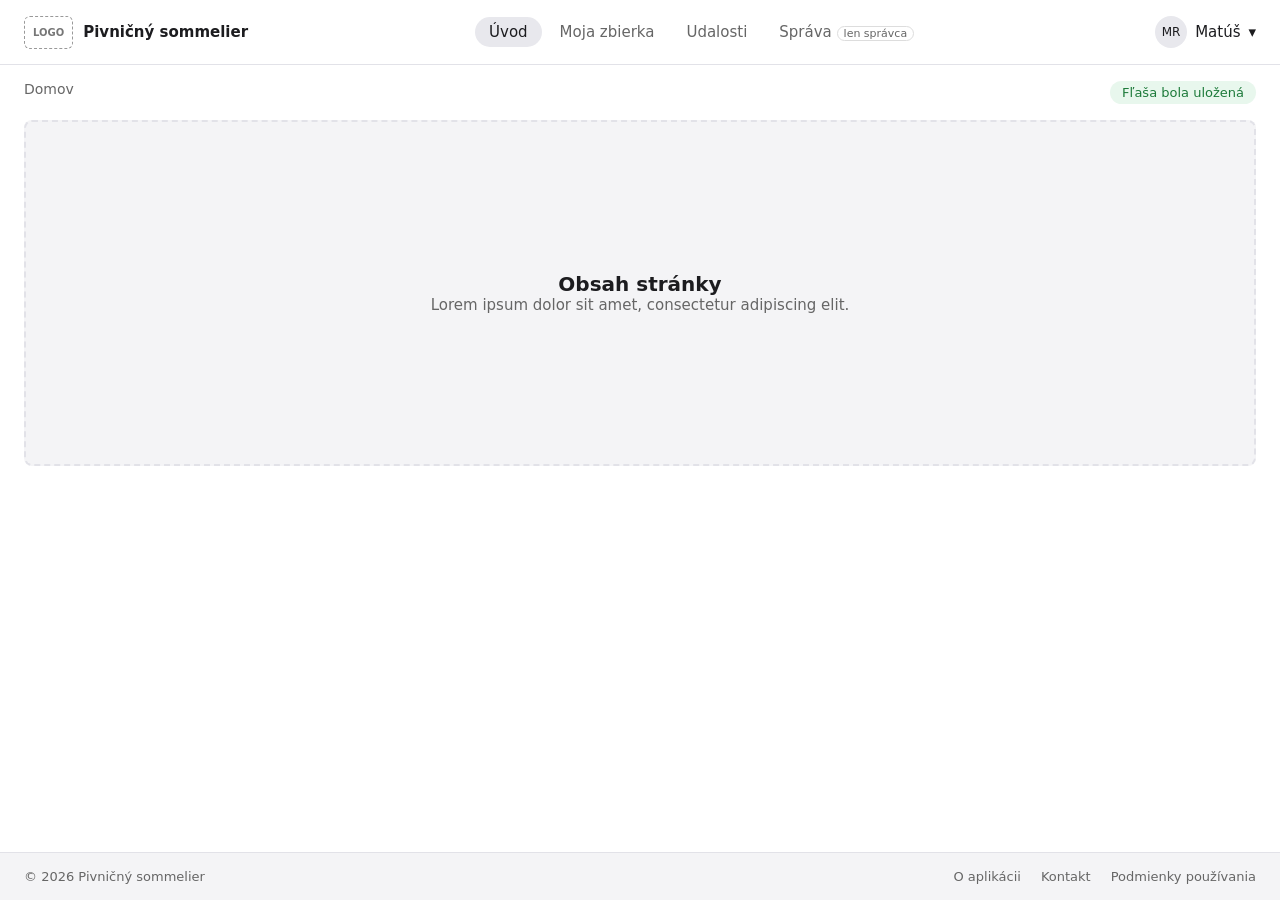
<file: html/index.html>
<!DOCTYPE html>
<html lang="sk">
<head>
  <meta charset="UTF-8">
  <meta name="viewport" content="width=device-width, initial-scale=1">
  <title>Úvod | Pivničný sommelier</title>
  <link rel="stylesheet" href="css/style.css">
</head>
<body>

  <header class="site-header">
    <div class="container header-inner">
      <a class="brand" href="index.html">
        <span class="brand-logo" aria-hidden="true">LOGO</span>
        <span>Pivničný sommelier</span>
      </a>

      <input type="checkbox" id="nav-toggle" class="toggle-input" aria-label="Menu">
      <label for="nav-toggle" class="nav-toggle">&#9776;</label>

      <nav class="main-nav" aria-label="Hlavné menu">
        <ul>
          <li><a href="index.html" aria-current="page">Úvod</a></li>
          <li><a href="zbierka.html">Moja zbierka</a></li>
          <li><a href="#">Udalosti</a></li>
          <li><a href="#">Správa <span class="badge">len správca</span></a></li>
        </ul>
      </nav>

      <details class="account">
        <summary>
          <span class="avatar" aria-hidden="true">MR</span>
          <span class="account-name">Matúš</span>
          <span class="chevron" aria-hidden="true">&#9662;</span>
        </summary>
        <ul class="dropdown">
          <li><a href="#">Môj profil</a></li>
          <li class="separator" aria-hidden="true"></li>
          <li><a href="#" class="danger">Odhlásiť sa</a></li>
        </ul>
      </details>
    </div>
  </header>

  <main class="site-main">
    <div class="container">
      <div class="subbar">
        <nav class="breadcrumbs" aria-label="Omrvinková navigácia">
          <ol>
            <li><span aria-current="page">Domov</span></li>
          </ol>
        </nav>
        <p class="flash" role="status">Fľaša bola uložená</p>
      </div>

      <section class="placeholder">
        <h1>Obsah stránky</h1>
        <p>Lorem ipsum dolor sit amet, consectetur adipiscing elit.</p>
      </section>
    </div>
  </main>

  <footer class="site-footer">
    <div class="container footer-inner">
      <p>&copy; 2026 Pivničný sommelier</p>
      <nav aria-label="Doplnkové odkazy">
        <ul>
          <li><a href="#">O aplikácii</a></li>
          <li><a href="#">Kontakt</a></li>
          <li><a href="#">Podmienky používania</a></li>
        </ul>
      </nav>
    </div>
  </footer>

</body>
</html>
</file>
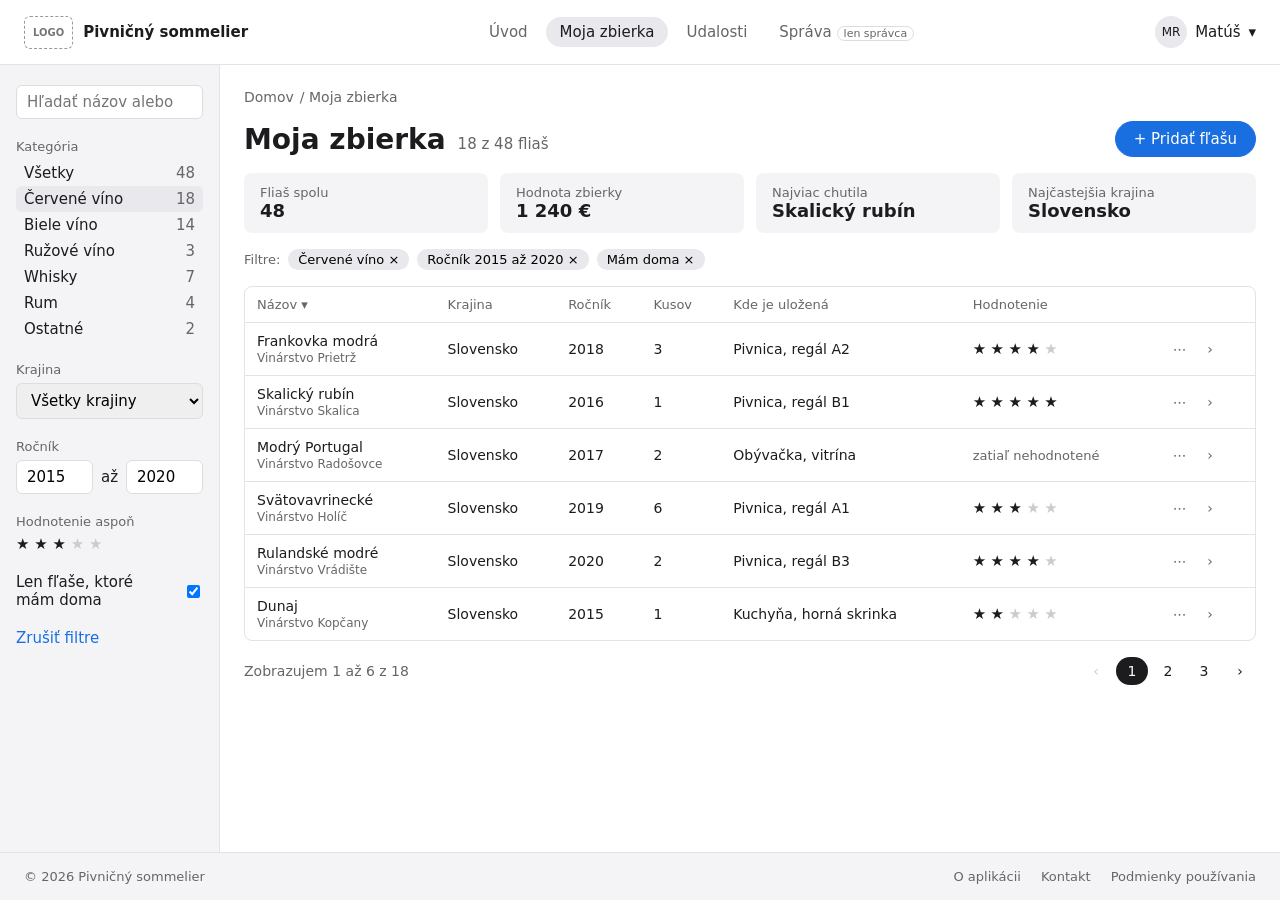
<file: html/zbierka.html>
<!DOCTYPE html>
<html lang="sk">
<head>
  <meta charset="UTF-8">
  <meta name="viewport" content="width=device-width, initial-scale=1">
  <title>Moja zbierka | Pivničný sommelier</title>
  <link rel="stylesheet" href="css/style.css">
</head>
<body>

  <header class="site-header">
    <div class="container header-inner">
      <a class="brand" href="index.html">
        <span class="brand-logo" aria-hidden="true">LOGO</span>
        <span>Pivničný sommelier</span>
      </a>

      <input type="checkbox" id="nav-toggle" class="toggle-input" aria-label="Menu">
      <label for="nav-toggle" class="nav-toggle">&#9776;</label>

      <nav class="main-nav" aria-label="Hlavné menu">
        <ul>
          <li><a href="index.html">Úvod</a></li>
          <li><a href="zbierka.html" aria-current="page">Moja zbierka</a></li>
          <li><a href="#">Udalosti</a></li>
          <li><a href="#">Správa <span class="badge">len správca</span></a></li>
        </ul>
      </nav>

      <details class="account">
        <summary>
          <span class="avatar" aria-hidden="true">MR</span>
          <span class="account-name">Matúš</span>
          <span class="chevron" aria-hidden="true">&#9662;</span>
        </summary>
        <ul class="dropdown">
          <li><a href="#">Môj profil</a></li>
          <li class="separator" aria-hidden="true"></li>
          <li><a href="#" class="danger">Odhlásiť sa</a></li>
        </ul>
      </details>
    </div>
  </header>

  <main class="site-main site-main--app">
    <div class="collection-layout">

      <input type="checkbox" id="filters-toggle" class="toggle-input">
      <label for="filters-toggle" class="filters-toggle btn">Filtre (3)</label>

      <aside class="filters" aria-label="Filtre zbierky">
        <form role="search" action="#">
          <label for="search" class="visually-hidden">Hľadať názov alebo výrobcu</label>
          <input type="search" id="search" class="input" placeholder="Hľadať názov alebo výrobcu">
        </form>

        <section class="filter-group">
          <h2>Kategória</h2>
          <ul class="category-list">
            <li><a href="#">Všetky <span class="count">48</span></a></li>
            <li><a href="#" aria-current="true">Červené víno <span class="count">18</span></a></li>
            <li><a href="#">Biele víno <span class="count">14</span></a></li>
            <li><a href="#">Ružové víno <span class="count">3</span></a></li>
            <li><a href="#">Whisky <span class="count">7</span></a></li>
            <li><a href="#">Rum <span class="count">4</span></a></li>
            <li><a href="#">Ostatné <span class="count">2</span></a></li>
          </ul>
        </section>

        <section class="filter-group">
          <h2><label for="country">Krajina</label></h2>
          <select id="country" class="select">
            <option>Všetky krajiny</option>
            <option>Slovensko</option>
            <option>Francúzsko</option>
            <option>Španielsko</option>
            <option>Taliansko</option>
          </select>
        </section>

        <section class="filter-group">
          <h2>Ročník</h2>
          <div class="year-range">
            <label for="year-from" class="visually-hidden">Ročník od</label>
            <input type="number" id="year-from" class="input" value="2015" min="1900" max="2026">
            <span>až</span>
            <label for="year-to" class="visually-hidden">Ročník do</label>
            <input type="number" id="year-to" class="input" value="2020" min="1900" max="2026">
          </div>
        </section>

        <section class="filter-group">
          <h2>Hodnotenie aspoň</h2>
          <div class="rating" role="group" aria-label="Minimálne hodnotenie 3 z 5">
            <button type="button" class="is-on" aria-label="1 hviezdička">&#9733;</button>
            <button type="button" class="is-on" aria-label="2 hviezdičky">&#9733;</button>
            <button type="button" class="is-on" aria-label="3 hviezdičky">&#9733;</button>
            <button type="button" aria-label="4 hviezdičky">&#9733;</button>
            <button type="button" aria-label="5 hviezdičiek">&#9733;</button>
          </div>
        </section>

        <label class="switch">
          Len fľaše, ktoré mám doma
          <input type="checkbox" checked>
        </label>

        <button type="button" class="btn-link filters-reset">Zrušiť filtre</button>
      </aside>

      <section class="collection" aria-labelledby="collection-title">
        <nav class="breadcrumbs" aria-label="Omrvinková navigácia">
          <ol>
            <li><a href="index.html">Domov</a></li>
            <li><span aria-current="page">Moja zbierka</span></li>
          </ol>
        </nav>

        <div class="page-head">
          <div class="page-title">
            <h1 id="collection-title">Moja zbierka</h1>
            <p>18 z 48 fliaš</p>
          </div>
          <a href="#" class="btn btn-primary">+ Pridať fľašu</a>
        </div>

        <dl class="stats">
          <div class="stat">
            <dt>Fliaš spolu</dt>
            <dd>48</dd>
          </div>
          <div class="stat">
            <dt>Hodnota zbierky</dt>
            <dd>1 240 €</dd>
          </div>
          <div class="stat">
            <dt>Najviac chutila</dt>
            <dd>Skalický rubín</dd>
          </div>
          <div class="stat">
            <dt>Najčastejšia krajina</dt>
            <dd>Slovensko</dd>
          </div>
        </dl>

        <div class="chips">
          <span>Filtre:</span>
          <button type="button" class="chip" aria-label="Zrušiť filter Červené víno">Červené víno <span aria-hidden="true">&times;</span></button>
          <button type="button" class="chip" aria-label="Zrušiť filter Ročník 2015 až 2020">Ročník 2015 až 2020 <span aria-hidden="true">&times;</span></button>
          <button type="button" class="chip" aria-label="Zrušiť filter Mám doma">Mám doma <span aria-hidden="true">&times;</span></button>
        </div>

        <div class="table-wrap">
          <table class="bottle-table">
            <caption class="visually-hidden">Zoznam fliaš v zbierke</caption>
            <thead>
              <tr>
                <th scope="col"><button type="button">Názov &#9662;</button></th>
                <th scope="col" class="col-category"><button type="button">Kategória</button></th>
                <th scope="col"><button type="button">Krajina</button></th>
                <th scope="col"><button type="button">Ročník</button></th>
                <th scope="col"><button type="button">Kusov</button></th>
                <th scope="col">Kde je uložená</th>
                <th scope="col"><button type="button">Hodnotenie</button></th>
                <th scope="col"><span class="visually-hidden">Akcie</span></th>
              </tr>
            </thead>
            <tbody>
              <tr>
                <td>
                  <a href="#" class="bottle-name">Frankovka modrá</a>
                  <span class="bottle-producer">Vinárstvo Prietrž</span>
                </td>
                <td class="col-category" data-label="Kategória">Červené víno</td>
                <td data-label="Krajina">Slovensko</td>
                <td data-label="Ročník">2018</td>
                <td data-label="Kusov">3</td>
                <td data-label="Kde je uložená">Pivnica, regál A2</td>
                <td data-label="Hodnotenie">
                  <div class="rating" role="group" aria-label="Hodnotenie 4 z 5">
                    <button type="button" class="is-on" aria-label="1 hviezdička">&#9733;</button>
                    <button type="button" class="is-on" aria-label="2 hviezdičky">&#9733;</button>
                    <button type="button" class="is-on" aria-label="3 hviezdičky">&#9733;</button>
                    <button type="button" class="is-on" aria-label="4 hviezdičky">&#9733;</button>
                    <button type="button" aria-label="5 hviezdičiek">&#9733;</button>
                  </div>
                </td>
                <td class="cell-actions">
                  <details class="row-menu" name="row-menu">
                    <summary aria-label="Akcie pre fľašu Frankovka modrá">&#8943;</summary>
                    <ul class="dropdown">
                      <li><a href="#">Upraviť</a></li>
                      <li><a href="#">Pridať poznámku</a></li>
                      <li><a href="#">Pridať na udalosť</a></li>
                      <li class="separator" aria-hidden="true"></li>
                      <li><button type="button" class="danger">Odstrániť</button></li>
                    </ul>
                  </details>
                  <a href="#" class="row-open" aria-label="Otvoriť detail fľaše Frankovka modrá">&#8250;</a>
                </td>
              </tr>
              <tr>
                <td>
                  <a href="#" class="bottle-name">Skalický rubín</a>
                  <span class="bottle-producer">Vinárstvo Skalica</span>
                </td>
                <td class="col-category" data-label="Kategória">Červené víno</td>
                <td data-label="Krajina">Slovensko</td>
                <td data-label="Ročník">2016</td>
                <td data-label="Kusov">1</td>
                <td data-label="Kde je uložená">Pivnica, regál B1</td>
                <td data-label="Hodnotenie">
                  <div class="rating" role="group" aria-label="Hodnotenie 5 z 5">
                    <button type="button" class="is-on" aria-label="1 hviezdička">&#9733;</button>
                    <button type="button" class="is-on" aria-label="2 hviezdičky">&#9733;</button>
                    <button type="button" class="is-on" aria-label="3 hviezdičky">&#9733;</button>
                    <button type="button" class="is-on" aria-label="4 hviezdičky">&#9733;</button>
                    <button type="button" class="is-on" aria-label="5 hviezdičiek">&#9733;</button>
                  </div>
                </td>
                <td class="cell-actions">
                  <details class="row-menu" name="row-menu">
                    <summary aria-label="Akcie pre fľašu Skalický rubín">&#8943;</summary>
                    <ul class="dropdown">
                      <li><a href="#">Upraviť</a></li>
                      <li><a href="#">Pridať poznámku</a></li>
                      <li><a href="#">Pridať na udalosť</a></li>
                      <li class="separator" aria-hidden="true"></li>
                      <li><button type="button" class="danger">Odstrániť</button></li>
                    </ul>
                  </details>
                  <a href="#" class="row-open" aria-label="Otvoriť detail fľaše Skalický rubín">&#8250;</a>
                </td>
              </tr>
              <tr>
                <td>
                  <a href="#" class="bottle-name">Modrý Portugal</a>
                  <span class="bottle-producer">Vinárstvo Radošovce</span>
                </td>
                <td class="col-category" data-label="Kategória">Červené víno</td>
                <td data-label="Krajina">Slovensko</td>
                <td data-label="Ročník">2017</td>
                <td data-label="Kusov">2</td>
                <td data-label="Kde je uložená">Obývačka, vitrína</td>
                <td data-label="Hodnotenie">
                  <span class="rating-empty">zatiaľ nehodnotené</span>
                </td>
                <td class="cell-actions">
                  <details class="row-menu" name="row-menu">
                    <summary aria-label="Akcie pre fľašu Modrý Portugal">&#8943;</summary>
                    <ul class="dropdown">
                      <li><a href="#">Upraviť</a></li>
                      <li><a href="#">Pridať poznámku</a></li>
                      <li><a href="#">Pridať na udalosť</a></li>
                      <li class="separator" aria-hidden="true"></li>
                      <li><button type="button" class="danger">Odstrániť</button></li>
                    </ul>
                  </details>
                  <a href="#" class="row-open" aria-label="Otvoriť detail fľaše Modrý Portugal">&#8250;</a>
                </td>
              </tr>
              <tr>
                <td>
                  <a href="#" class="bottle-name">Svätovavrinecké</a>
                  <span class="bottle-producer">Vinárstvo Holíč</span>
                </td>
                <td class="col-category" data-label="Kategória">Červené víno</td>
                <td data-label="Krajina">Slovensko</td>
                <td data-label="Ročník">2019</td>
                <td data-label="Kusov">6</td>
                <td data-label="Kde je uložená">Pivnica, regál A1</td>
                <td data-label="Hodnotenie">
                  <div class="rating" role="group" aria-label="Hodnotenie 3 z 5">
                    <button type="button" class="is-on" aria-label="1 hviezdička">&#9733;</button>
                    <button type="button" class="is-on" aria-label="2 hviezdičky">&#9733;</button>
                    <button type="button" class="is-on" aria-label="3 hviezdičky">&#9733;</button>
                    <button type="button" aria-label="4 hviezdičky">&#9733;</button>
                    <button type="button" aria-label="5 hviezdičiek">&#9733;</button>
                  </div>
                </td>
                <td class="cell-actions">
                  <details class="row-menu" name="row-menu">
                    <summary aria-label="Akcie pre fľašu Svätovavrinecké">&#8943;</summary>
                    <ul class="dropdown">
                      <li><a href="#">Upraviť</a></li>
                      <li><a href="#">Pridať poznámku</a></li>
                      <li><a href="#">Pridať na udalosť</a></li>
                      <li class="separator" aria-hidden="true"></li>
                      <li><button type="button" class="danger">Odstrániť</button></li>
                    </ul>
                  </details>
                  <a href="#" class="row-open" aria-label="Otvoriť detail fľaše Svätovavrinecké">&#8250;</a>
                </td>
              </tr>
              <tr>
                <td>
                  <a href="#" class="bottle-name">Rulandské modré</a>
                  <span class="bottle-producer">Vinárstvo Vrádište</span>
                </td>
                <td class="col-category" data-label="Kategória">Červené víno</td>
                <td data-label="Krajina">Slovensko</td>
                <td data-label="Ročník">2020</td>
                <td data-label="Kusov">2</td>
                <td data-label="Kde je uložená">Pivnica, regál B3</td>
                <td data-label="Hodnotenie">
                  <div class="rating" role="group" aria-label="Hodnotenie 4 z 5">
                    <button type="button" class="is-on" aria-label="1 hviezdička">&#9733;</button>
                    <button type="button" class="is-on" aria-label="2 hviezdičky">&#9733;</button>
                    <button type="button" class="is-on" aria-label="3 hviezdičky">&#9733;</button>
                    <button type="button" class="is-on" aria-label="4 hviezdičky">&#9733;</button>
                    <button type="button" aria-label="5 hviezdičiek">&#9733;</button>
                  </div>
                </td>
                <td class="cell-actions">
                  <details class="row-menu" name="row-menu">
                    <summary aria-label="Akcie pre fľašu Rulandské modré">&#8943;</summary>
                    <ul class="dropdown">
                      <li><a href="#">Upraviť</a></li>
                      <li><a href="#">Pridať poznámku</a></li>
                      <li><a href="#">Pridať na udalosť</a></li>
                      <li class="separator" aria-hidden="true"></li>
                      <li><button type="button" class="danger">Odstrániť</button></li>
                    </ul>
                  </details>
                  <a href="#" class="row-open" aria-label="Otvoriť detail fľaše Rulandské modré">&#8250;</a>
                </td>
              </tr>
              <tr>
                <td>
                  <a href="#" class="bottle-name">Dunaj</a>
                  <span class="bottle-producer">Vinárstvo Kopčany</span>
                </td>
                <td class="col-category" data-label="Kategória">Červené víno</td>
                <td data-label="Krajina">Slovensko</td>
                <td data-label="Ročník">2015</td>
                <td data-label="Kusov">1</td>
                <td data-label="Kde je uložená">Kuchyňa, horná skrinka</td>
                <td data-label="Hodnotenie">
                  <div class="rating" role="group" aria-label="Hodnotenie 2 z 5">
                    <button type="button" class="is-on" aria-label="1 hviezdička">&#9733;</button>
                    <button type="button" class="is-on" aria-label="2 hviezdičky">&#9733;</button>
                    <button type="button" aria-label="3 hviezdičky">&#9733;</button>
                    <button type="button" aria-label="4 hviezdičky">&#9733;</button>
                    <button type="button" aria-label="5 hviezdičiek">&#9733;</button>
                  </div>
                </td>
                <td class="cell-actions">
                  <details class="row-menu" name="row-menu">
                    <summary aria-label="Akcie pre fľašu Dunaj">&#8943;</summary>
                    <ul class="dropdown">
                      <li><a href="#">Upraviť</a></li>
                      <li><a href="#">Pridať poznámku</a></li>
                      <li><a href="#">Pridať na udalosť</a></li>
                      <li class="separator" aria-hidden="true"></li>
                      <li><button type="button" class="danger">Odstrániť</button></li>
                    </ul>
                  </details>
                  <a href="#" class="row-open" aria-label="Otvoriť detail fľaše Dunaj">&#8250;</a>
                </td>
              </tr>
            </tbody>
          </table>
        </div>

        <div class="pager">
          <p>Zobrazujem 1 až 6 z 18</p>
          <nav aria-label="Stránkovanie">
            <ul>
              <li><a aria-disabled="true" aria-label="Predchádzajúca strana">&#8249;</a></li>
              <li><a href="#" aria-current="page">1</a></li>
              <li><a href="#">2</a></li>
              <li><a href="#">3</a></li>
              <li><a href="#" aria-label="Nasledujúca strana">&#8250;</a></li>
            </ul>
          </nav>
        </div>
      </section>

    </div>
  </main>

  <footer class="site-footer">
    <div class="container footer-inner">
      <p>&copy; 2026 Pivničný sommelier</p>
      <nav aria-label="Doplnkové odkazy">
        <ul>
          <li><a href="#">O aplikácii</a></li>
          <li><a href="#">Kontakt</a></li>
          <li><a href="#">Podmienky používania</a></li>
        </ul>
      </nav>
    </div>
  </footer>

</body>
</html>
</file>
<file: html/css/style.css>
* {
  box-sizing: border-box;
}

body {
  margin: 0;
  min-height: 100vh;
  display: flex;
  flex-direction: column;
  font-family: system-ui, "Segoe UI", Arial, sans-serif;
  font-size: 15px;
  color: #1c1c1f;
  background: #fff;
}

a {
  color: inherit;
  text-decoration: none;
}

button,
input,
select {
  font: inherit;
}

button {
  cursor: pointer;
}

ul,
ol {
  margin: 0;
  padding: 0;
  list-style: none;
}

h1,
h2,
p,
dl,
dd {
  margin: 0;
}

summary {
  list-style: none;
  cursor: pointer;
}

summary::-webkit-details-marker {
  display: none;
}

.visually-hidden {
  position: absolute;
  width: 1px;
  height: 1px;
  overflow: hidden;
  clip: rect(0 0 0 0);
}

.container {
  max-width: 1280px;
  margin: 0 auto;
  padding: 0 24px;
}

/* Header */
.site-header {
  border-bottom: 1px solid #e2e2e8;
}

.header-inner {
  display: flex;
  align-items: center;
  gap: 16px;
  min-height: 64px;
}

.brand {
  display: flex;
  align-items: center;
  gap: 10px;
  font-weight: 600;
}

.brand-logo {
  padding: 10px 8px;
  border: 1px dashed #999;
  border-radius: 6px;
  font-size: 10px;
  color: #777;
}

.main-nav {
  flex: 1;
}

.main-nav ul {
  display: flex;
  justify-content: center;
  gap: 4px;
}

.main-nav a {
  display: block;
  padding: 6px 14px;
  border-radius: 20px;
  color: #666;
}

.main-nav a:hover {
  color: #1c1c1f;
}

.main-nav a[aria-current] {
  background: #e8e8ed;
  color: #1c1c1f;
}

.badge {
  padding: 0 6px;
  border: 1px solid #ddd;
  border-radius: 10px;
  font-size: 11px;
}

/* CSS-only toggles (mobile menu, filters) */
.toggle-input {
  display: none;
  position: absolute;
  opacity: 0;
}

.nav-toggle {
  display: none;
  font-size: 24px;
  cursor: pointer;
}

/* Dropdowns */
.account,
.row-menu {
  position: relative;
}

.account summary {
  display: flex;
  align-items: center;
  gap: 8px;
}

.avatar {
  width: 32px;
  height: 32px;
  line-height: 32px;
  text-align: center;
  border-radius: 50%;
  background: #e8e8ed;
  font-size: 12px;
}

.dropdown {
  position: absolute;
  right: 0;
  top: 100%;
  z-index: 10;
  min-width: 170px;
  padding: 6px;
  background: #fff;
  border: 1px solid #ddd;
  border-radius: 8px;
  box-shadow: 0 4px 12px rgba(0, 0, 0, 0.15);
}

.dropdown a,
.dropdown button {
  display: block;
  width: 100%;
  padding: 6px 10px;
  border: 0;
  background: none;
  text-align: left;
}

.dropdown a:hover,
.dropdown button:hover {
  background: #f0f0f3;
}

.separator {
  margin: 4px 0;
  border-top: 1px solid #ddd;
}

.danger {
  color: #d0312d;
}

/* Breadcrumbs */
.subbar {
  display: flex;
  flex-wrap: wrap;
  justify-content: space-between;
  gap: 8px;
  padding: 16px 0;
}

.breadcrumbs ol {
  display: flex;
  gap: 6px;
  font-size: 14px;
  color: #666;
}

.breadcrumbs li + li::before {
  content: "/ ";
}

.flash {
  padding: 4px 12px;
  border-radius: 20px;
  background: #e8f7ed;
  color: #1d7a3a;
  font-size: 13px;
}

/* Main + footer */
.site-main {
  flex: 1;
  padding-bottom: 32px;
}

.placeholder {
  padding: 150px 20px;
  text-align: center;
  background: #f4f4f6;
  border: 2px dashed #e2e2e8;
  border-radius: 8px;
}

.placeholder h1 {
  font-size: 20px;
}

.placeholder p {
  color: #666;
}

.site-footer {
  background: #f4f4f6;
  border-top: 1px solid #e2e2e8;
  font-size: 13px;
  color: #666;
}

.footer-inner {
  display: flex;
  flex-wrap: wrap;
  justify-content: space-between;
  gap: 8px 24px;
  padding-top: 16px;
  padding-bottom: 16px;
}

.footer-inner ul {
  display: flex;
  gap: 20px;
}

/* Buttons + forms */
.btn {
  display: inline-block;
  padding: 8px 18px;
  border: 1px solid #ddd;
  border-radius: 20px;
  background: #fff;
  cursor: pointer;
}

.btn-primary {
  background: #1a6fe0;
  border-color: #1a6fe0;
  color: #fff;
}

.btn-link {
  padding: 0;
  border: 0;
  background: none;
  color: #1a6fe0;
}

.input,
.select {
  width: 100%;
  padding: 7px 10px;
  border: 1px solid #ddd;
  border-radius: 6px;
}

.rating {
  display: inline-block;
}

.rating button {
  padding: 0;
  border: 0;
  background: none;
  font-size: 15px;
  color: #ccc;
}

.rating .is-on {
  color: #1c1c1f;
}

.rating-empty {
  font-size: 13px;
  color: #666;
}

/* Collection page */
.site-main--app {
  display: flex;
  padding-bottom: 0;
}

.collection-layout {
  flex: 1;
  display: flex;
}

.filters-toggle {
  display: none;
}

.filters {
  width: 220px;
  flex-shrink: 0;
  padding: 20px 16px;
  background: #f4f4f6;
  border-right: 1px solid #e2e2e8;
}

.filter-group,
.switch,
.filters-reset {
  margin-top: 20px;
}

.filters h2 {
  margin-bottom: 6px;
  font-size: 13px;
  font-weight: normal;
  color: #666;
}

.category-list a {
  display: flex;
  justify-content: space-between;
  padding: 4px 8px;
  border-radius: 6px;
}

.category-list a[aria-current] {
  background: #e8e8ed;
}

.count {
  color: #666;
}

.year-range,
.switch {
  display: flex;
  align-items: center;
  gap: 8px;
}

.collection {
  flex: 1;
  min-width: 0;
  padding: 24px;
}

.page-head {
  display: flex;
  flex-wrap: wrap;
  justify-content: space-between;
  align-items: center;
  gap: 12px;
  margin: 16px 0;
}

.page-title {
  display: flex;
  align-items: baseline;
  gap: 12px;
}

.page-title h1 {
  font-size: 28px;
}

.page-title p,
.stat dt,
.chips,
.bottle-producer {
  color: #666;
}

.stats {
  display: grid;
  grid-template-columns: repeat(4, 1fr);
  gap: 12px;
}

.stat {
  padding: 12px 16px;
  background: #f4f4f6;
  border-radius: 8px;
}

.stat dt {
  font-size: 13px;
}

.stat dd {
  font-size: 18px;
  font-weight: 600;
}

.chips {
  display: flex;
  flex-wrap: wrap;
  align-items: center;
  gap: 8px;
  margin: 16px 0;
  font-size: 13px;
}

.chip {
  padding: 3px 10px;
  border: 0;
  border-radius: 20px;
  background: #e8e8ed;
  font-size: 13px;
}

/* Table */
.table-wrap {
  border: 1px solid #e2e2e8;
  border-radius: 8px;
}

.bottle-table {
  width: 100%;
  border-collapse: collapse;
  font-size: 14px;
}

.bottle-table th,
.bottle-table td {
  padding: 10px 12px;
  text-align: left;
}

.bottle-table th {
  font-size: 13px;
  font-weight: normal;
  color: #666;
}

.bottle-table th button {
  padding: 0;
  border: 0;
  background: none;
  color: inherit;
}

.bottle-table td {
  border-top: 1px solid #e2e2e8;
}

.bottle-name {
  display: block;
  font-weight: 500;
}

.bottle-producer {
  font-size: 12px;
}

.cell-actions {
  text-align: right;
  white-space: nowrap;
}

.row-menu {
  display: inline-block;
}

.row-menu summary,
.row-open {
  padding: 4px 8px;
  color: #666;
}

/* Pagination */
.pager {
  display: flex;
  flex-wrap: wrap;
  justify-content: space-between;
  align-items: center;
  gap: 12px;
  margin-top: 16px;
  font-size: 14px;
  color: #666;
}

.pager ul {
  display: flex;
  gap: 4px;
}

.pager a {
  display: block;
  min-width: 32px;
  padding: 6px;
  text-align: center;
  border-radius: 16px;
  color: #1c1c1f;
}

.pager a[aria-current] {
  background: #1c1c1f;
  color: #fff;
}

.pager a[aria-disabled] {
  color: #ccc;
}

/* Responsive */
@media (max-width: 1280px) {
  .col-category {
    display: none;
  }
}

@media (max-width: 1100px) {
  .collection-layout {
    flex-direction: column;
  }

  #filters-toggle {
    display: block;
  }

  .filters-toggle {
    display: inline-block;
    align-self: flex-start;
    margin: 16px 24px 0;
  }

  .filters {
    display: none;
    width: auto;
    margin: 12px 24px 0;
    border: 1px solid #e2e2e8;
    border-radius: 8px;
  }

  .toggle-input:checked ~ .filters {
    display: block;
  }

  .stats {
    grid-template-columns: 1fr 1fr;
  }
}

@media (max-width: 760px) {
  .container {
    padding: 0 16px;
  }

  .header-inner {
    flex-wrap: wrap;
  }

  .brand {
    flex: 1;
  }

  .account {
    order: 2;
  }

  .account-name,
  .chevron {
    display: none;
  }

  #nav-toggle {
    display: block;
  }

  .nav-toggle {
    display: block;
    order: 3;
  }

  .main-nav {
    display: none;
    order: 4;
    flex-basis: 100%;
    padding-bottom: 12px;
  }

  .toggle-input:checked ~ .main-nav {
    display: block;
  }

  .main-nav ul {
    flex-direction: column;
  }

  .collection {
    padding: 16px;
  }

  .filters-toggle,
  .filters {
    margin-left: 16px;
    margin-right: 16px;
  }

  .page-head .btn-primary {
    width: 100%;
    text-align: center;
  }

  /* Table rows become cards */
  .table-wrap {
    border: 0;
  }

  .bottle-table thead {
    display: none;
  }

  .bottle-table tr {
    display: block;
    position: relative;
    margin-bottom: 12px;
    padding: 12px;
    border: 1px solid #e2e2e8;
    border-radius: 8px;
  }

  .bottle-table td {
    display: block;
    padding: 3px 0;
    border: 0;
  }

  .bottle-table td[data-label]::before {
    content: attr(data-label) ": ";
    color: #666;
  }

  .cell-actions {
    position: absolute;
    top: 12px;
    right: 12px;
  }
}
</file>
